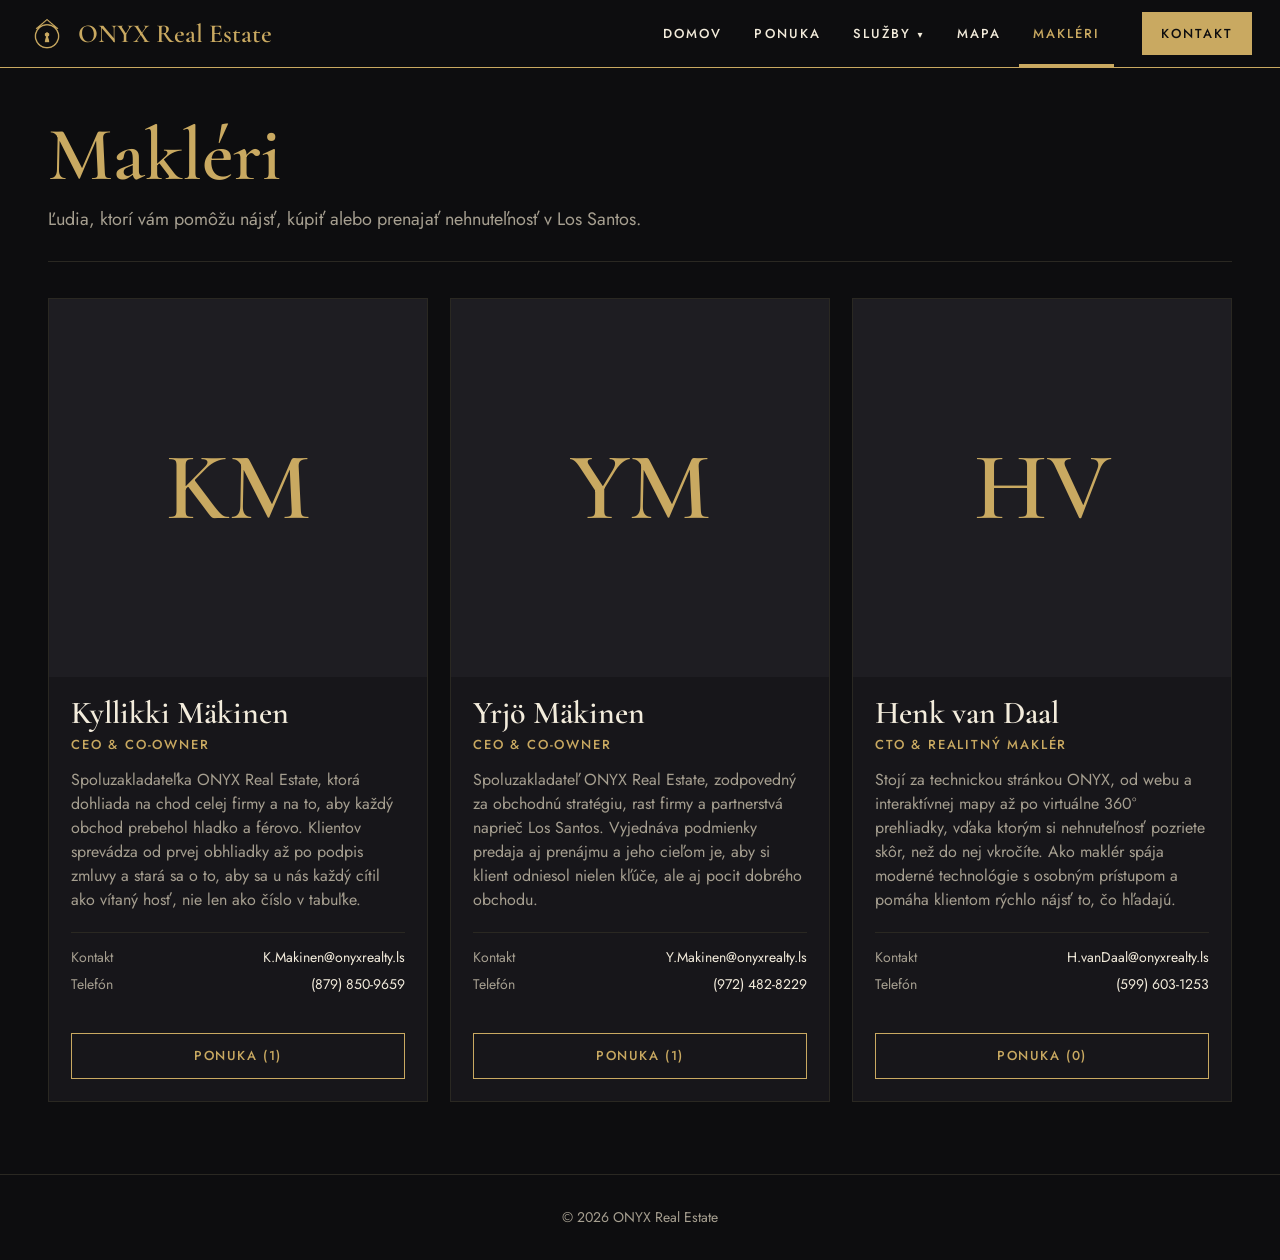
<file: makleri.html>
<!DOCTYPE html>
<html lang="sk">
<head>
<meta charset="utf-8">
<meta name="viewport" content="width=device-width, initial-scale=1">
<title>Makléri – ONYX Real Estate</title>
<link rel="icon" href="img/onyx_logo.png">
<link rel="preconnect" href="https://fonts.googleapis.com">
<link href="https://fonts.googleapis.com/css2?family=Cormorant+Garamond:wght@500;600;700&family=Jost:wght@400;500&display=swap" rel="stylesheet">
<link rel="stylesheet" href="web.css">
<style>
  .page-top{padding:48px 0 28px;border-bottom:1px solid var(--line)}
  .page-top h1{font-size:clamp(48px,6vw,76px);color:var(--pin);margin:0 0 10px}
  .agents{display:grid;grid-template-columns:repeat(auto-fill,minmax(280px,1fr));gap:22px;padding:36px 0 72px}
  .agent{background:var(--panel-2);border:1px solid var(--line);display:flex;flex-direction:column}
  .agent-photo{aspect-ratio:1/1;background:#1e1d22 center/cover no-repeat;display:grid;place-items:center}
  .agent-photo .initials{font-family:var(--serif);font-size:96px;color:var(--pin);font-weight:600}
  .agent-body{padding:20px 22px 22px;display:flex;flex-direction:column;gap:6px;flex:1}
  .agent-name{font-family:var(--serif);font-size:32px;font-weight:600;line-height:1}
  .agent-role{color:var(--pin);font-size:13px;font-weight:500;letter-spacing:.14em;text-transform:uppercase}
  .agent-bio{color:var(--muted);margin:8px 0 0}
  .agent-contact{border-top:1px solid var(--line);margin-top:14px;padding-top:14px;display:grid;grid-template-columns:auto 1fr;gap:6px 14px;font-size:14px}
  .agent-contact dt{color:var(--muted)} .agent-contact dd{margin:0;text-align:right}
  .agent-actions{display:flex;gap:8px;margin-top:auto;padding-top:18px}
  .agent-actions{flex-wrap:wrap}
  .agent-actions .btn{flex:1 1 auto;padding:12px 10px;letter-spacing:.12em}
</style>
</head>
<body class="page">
<header id="site-header"></header>
<script src="nastavenia.js"></script>

<main class="wrap">
  <div class="page-top">
    <h1>Makléri</h1>
    <p class="lead">Ľudia, ktorí vám pomôžu nájsť, kúpiť alebo prenajať nehnuteľnosť v Los Santos.</p>
  </div>
  <div class="agents" id="agents"><p class="empty">Načítavam…</p></div>
</main>

<div class="modal success" id="deals" hidden role="dialog" aria-modal="true" aria-labelledby="deals-title">
  <div class="modal-box">
    <div class="modal-head">
      <div><h2 id="deals-title"></h2><p id="deals-sub"></p></div>
      <button class="modal-x" type="button" data-close aria-label="Zavrieť">✕</button>
    </div>
    <div class="grid" id="deals-grid"></div>
  </div>
</div>

<footer id="site-footer"></footer>
<script src="web.js"></script>
<script>
  const initials = n => String(n).split(/\s+/).filter(Boolean).slice(0, 2).map(w => w[0].toUpperCase()).join('');

  let agentsAll = [], housesAll = [], lastBtn = null;
  const dealsOf = a => housesAll.filter(h => h.agent === a.id && isClosed(h));

  // Okno s predanými a prenajatými nehnuteľnosťami makléra
  function openDeals(id, btn) {
    const a = agentsAll.find(x => x.id === id); if (!a) return;
    const list = dealsOf(a);
    const sold = list.filter(h => statusesOf(h).includes('predane')).length, rented = list.length - sold;
    $('#deals-title').textContent = 'Úspešné obchody – ' + a.name;
    $('#deals-sub').textContent = [sold && `Predané: ${sold}`, rented && `Prenajaté: ${rented}`].filter(Boolean).join(' · ');
    $('#deals-grid').innerHTML = list.map(cardHtml).join('');
    lastBtn = btn; $('#deals').hidden = false; document.body.style.overflow = 'hidden';
    $('#deals .modal-x').focus();
  }
  function closeDeals() {
    $('#deals').hidden = true; document.body.style.overflow = '';
    if (lastBtn) lastBtn.focus();
  }
  $('#deals').addEventListener('click', e => { if (e.target.id === 'deals' || e.target.closest('[data-close]')) closeDeals(); });
  document.addEventListener('keydown', e => { if (e.key === 'Escape' && !$('#deals').hidden) closeDeals(); });
  $('#agents').addEventListener('click', e => { const b = e.target.closest('[data-deals]'); if (b) openDeals(b.dataset.deals, b); });

  Promise.all([loadJSON('makleri.json', []), loadJSON('data.json', [])]).then(([agents, houses]) => {
    agentsAll = Array.isArray(agents) ? agents : []; housesAll = Array.isArray(houses) ? houses : [];
    if (!Array.isArray(agents) || !agents.length) {
      $('#agents').innerHTML = '<p class="empty">Zoznam maklérov pripravujeme.</p>';
      return;
    }
    $('#agents').innerHTML = agents.map(a => {
      const count = houses.filter(h => h.agent === a.id && !isClosed(h)).length;
      const deals = dealsOf(a).length;
      const rows = [['Kontakt', a.discord], ['Telefón', a.phone]].filter(([, v]) => v);
      return `<article class="agent">
        <div class="agent-photo"${a.photo ? ` style="background-image:url('${esc(a.photo)}')"` : ''}>
          ${a.photo ? '' : `<span class="initials">${esc(initials(a.name))}</span>`}
        </div>
        <div class="agent-body">
          <div class="agent-name">${esc(a.name)}</div>
          ${a.role ? `<div class="agent-role">${esc(a.role)}</div>` : ''}
          ${a.bio ? `<p class="agent-bio">${esc(a.bio)}</p>` : ''}
          ${rows.length ? `<dl class="agent-contact">${rows.map(([k, v]) => `<dt>${k}</dt><dd>${esc(v)}</dd>`).join('')}</dl>` : ''}
          <div class="agent-actions">
            <a class="btn btn-line" href="ponuka.html?makler=${encodeURIComponent(a.id)}">Ponuka (${count})</a>
            ${deals ? `<button class="btn btn-gold" type="button" data-deals="${esc(a.id)}">Úspešné obchody (${deals})</button>` : ''}
          </div>
        </div>
      </article>`;
    }).join('');
  });
</script>
</body>
</html>
</file>
<file: web.css>
/* Spoločný vzhľad webu (horná lišta + stránky Domov, Ponuka, Makléri) */
:root{
  --sea:#12406b; --panel:#0d0d0f; --panel-2:#17161a; --line:#2a2822;
  --text:#f3ecdc; --muted:#a69f90; --pin:#c9a961;
  --serif:'Cormorant Garamond',Georgia,serif; --sans:'Jost',system-ui,sans-serif;
}

/* ===== Horná lišta ===== */
.site-header{position:relative;z-index:1000;display:flex;align-items:center;gap:28px;padding:0 28px;height:68px;flex:none;
  background:var(--panel);border-bottom:1px solid var(--pin);font-family:var(--sans)}
.site-header .brand{display:flex;align-items:center;gap:12px;text-decoration:none;color:var(--pin);flex:none}
.site-header .brand img{height:38px;width:auto;display:block}
.site-header .brand span{font-family:var(--serif);font-size:26px;font-weight:600;line-height:1;white-space:nowrap}
.site-nav{display:flex;gap:4px;margin-left:auto;overflow-x:auto;scrollbar-width:none}
.site-nav::-webkit-scrollbar{display:none}
.site-nav a{color:var(--text);text-decoration:none;font-size:13px;font-weight:500;letter-spacing:.16em;text-transform:uppercase;
  padding:24px 14px 21px;border-bottom:3px solid transparent;white-space:nowrap;transition:color .15s,border-color .15s}
.site-nav a:hover{color:var(--pin)}
.site-nav a[aria-current="page"]{color:var(--pin);border-bottom-color:var(--pin)}
.hdr-cta{flex:none;color:var(--panel);background:var(--pin);text-decoration:none;font-size:13px;font-weight:500;letter-spacing:.16em;
  text-transform:uppercase;padding:11px 18px;border:1px solid var(--pin);transition:background .15s,color .15s}
.hdr-cta:hover,.hdr-cta[aria-current="page"]{background:transparent;color:var(--pin)}
.site-header a:focus-visible{outline:2px solid var(--pin);outline-offset:2px}
/* Rozbaľovacie menu „Služby“ */
.nav-dd{position:relative;display:flex}
.nav-dd .dd-arrow{display:inline-block;margin-left:6px;font-size:10px;transition:transform .2s}
.nav-dd-menu{position:absolute;top:100%;left:0;min-width:270px;background:var(--panel);border:1px solid var(--line);border-top:2px solid var(--pin);
  padding:6px 0;box-shadow:0 18px 40px rgba(0,0,0,.45);opacity:0;visibility:hidden;transform:translateY(8px);
  transition:opacity .18s,transform .18s,visibility .18s;z-index:60}
.site-nav .nav-dd-menu a{display:block;padding:12px 20px;border:0;letter-spacing:.08em;font-size:12px}
.site-nav .nav-dd-menu a:hover{background:var(--panel-2);color:var(--pin)}
.nav-dd:hover .nav-dd-menu,.nav-dd:focus-within .nav-dd-menu{opacity:1;visibility:visible;transform:none}
.nav-dd:hover .dd-arrow,.nav-dd:focus-within .dd-arrow{transform:rotate(180deg)}
@media (min-width:761px){.site-nav{overflow:visible}}
@media (max-width:760px){
  .site-header{flex-wrap:wrap;height:auto;gap:0 12px;padding:10px 16px 0}
  .site-header .brand span{font-size:22px}
  .hdr-cta{margin-left:auto;padding:8px 12px;font-size:12px}
  .site-nav{order:3;width:100%;margin:6px -16px 0;padding:0 8px}
  .site-nav a{padding:12px 10px 10px;font-size:12px;letter-spacing:.12em}
  .nav-dd-menu,.nav-dd .dd-arrow{display:none}
}

/* ===== Obsahové stránky ===== */
body.page{margin:0;background:var(--panel);color:var(--text);font-family:var(--sans);line-height:1.5}
.page *{box-sizing:border-box}
.wrap{max-width:1240px;margin:0 auto;padding:0 28px}
@media (max-width:760px){.wrap{padding:0 16px}}
.page h1,.page h2,.page h3{font-family:var(--serif);font-weight:600;line-height:1.05;margin:0}
.eyebrow{color:var(--pin);font-size:13px;font-weight:500;letter-spacing:.2em;text-transform:uppercase;margin:0 0 14px}
.lead{color:var(--muted);font-size:18px;max-width:60ch;margin:0}
.section{padding:72px 0}
.section-head{display:flex;justify-content:space-between;align-items:flex-end;gap:16px;flex-wrap:wrap;margin:0 0 28px}
.section-head h2{font-size:clamp(34px,4.5vw,52px)}
.link-more{color:var(--pin);text-decoration:none;font-size:13px;font-weight:500;letter-spacing:.16em;text-transform:uppercase}
.link-more:hover{text-decoration:underline}

.btn{display:inline-flex;align-items:center;justify-content:center;gap:10px;padding:15px 24px;font:inherit;font-size:13px;
  font-weight:500;letter-spacing:.16em;text-transform:uppercase;text-decoration:none;cursor:pointer;border:1px solid var(--pin);
  transition:background .15s,color .15s}
.btn-gold{background:var(--pin);color:var(--panel)}
.btn-gold:hover{background:transparent;color:var(--pin)}
.btn-line{background:transparent;color:var(--pin)}
.btn-line:hover{background:var(--pin);color:var(--panel)}
.btn:focus-visible,.card:focus-visible,.chip:focus-visible{outline:2px solid var(--pin);outline-offset:2px}

/* Štítky */
.badge{display:inline-block;padding:2px 8px;font-size:11px;font-weight:500;letter-spacing:.12em;text-transform:uppercase;
  color:#fff;background:var(--b,#555);line-height:1.6}

/* Karta nehnuteľnosti */
.grid{display:grid;grid-template-columns:repeat(auto-fill,minmax(270px,1fr));gap:22px}
.card{display:flex;flex-direction:column;background:var(--panel-2);border:1px solid var(--line);color:var(--text);
  text-decoration:none;transition:border-color .15s,transform .15s}
.card:hover{border-color:var(--pin);transform:translateY(-3px)}
.card-img{position:relative;aspect-ratio:4/3;background:#1e1d22 center/cover no-repeat;display:grid;place-items:center;color:var(--muted);font-size:14px}
.card-badges{position:absolute;top:12px;left:12px;display:flex;flex-wrap:wrap;gap:6px}
.card-360{position:absolute;right:12px;bottom:12px;background:rgba(13,13,15,.8);color:var(--pin);border:1px solid var(--pin);
  font-size:11px;font-weight:500;letter-spacing:.12em;padding:3px 8px}
.card-body{padding:18px 20px 20px;display:flex;flex-direction:column;gap:6px;flex:1}
.card-title{font-family:var(--serif);font-size:28px;font-weight:600;line-height:1.05}
.card-street{color:var(--muted);opacity:.75;font-size:14px;letter-spacing:.06em;margin-top:-2px}
.card-loc{color:var(--muted);font-size:14px}
.card-price{color:var(--pin);font-size:20px;font-weight:500;margin-top:auto;padding-top:10px}
.card-feats{display:flex;flex-wrap:wrap;gap:6px 14px;color:var(--muted);font-size:13px;border-top:1px solid var(--line);padding-top:12px;margin-top:6px}
.card.is-sold .card-img{filter:grayscale(.85) brightness(.7)}
.card.is-sold .card-price{color:var(--muted);text-decoration:line-through}
.card-rent{display:block;color:var(--muted);font-size:14px;font-weight:400;margin-top:2px}   /* „alebo prenájom …“ */

/* Posuvný riadok kariet (úspešné obchody) */
.carousel{position:relative}
.car-track{display:grid;grid-auto-flow:column;grid-auto-columns:calc((100% - 3 * 22px) / 4);gap:22px;overflow-x:auto;
  scroll-snap-type:x mandatory;scroll-behavior:smooth;scrollbar-width:none;padding:4px 0 6px}
.car-track::-webkit-scrollbar{display:none}
.car-track > *{scroll-snap-align:start}
.car-track:focus-visible{outline:2px solid var(--pin);outline-offset:4px}
.car-btn{position:absolute;top:calc(50% - 26px);z-index:5;width:48px;height:48px;display:grid;place-items:center;
  background:var(--panel);color:var(--pin);border:1px solid var(--pin);font:400 30px/1 var(--sans);cursor:pointer;
  box-shadow:0 4px 14px rgba(0,0,0,.5);transition:background .15s,color .15s,opacity .15s}
.car-btn:hover{background:var(--pin);color:var(--panel)}
.car-btn:disabled{opacity:0;pointer-events:none}
.car-prev{left:-22px} .car-next{right:-22px}
.carousel.no-scroll .car-btn{display:none}
@media (max-width:1100px){.car-track{grid-auto-columns:calc((100% - 2 * 22px) / 3)}}
@media (max-width:800px){.car-track{grid-auto-columns:calc((100% - 22px) / 2)}.car-prev{left:-8px}.car-next{right:-8px}}
@media (max-width:520px){.car-track{grid-auto-columns:82%}}
/* Úspešné obchody: karta nie je sivá ani preškrtnutá, len so štítkom */
.success .card.is-sold .card-img{filter:saturate(.75) brightness(.85)}
.success .card.is-sold .card-price{color:var(--pin);text-decoration:none}

/* Okno s úspešnými obchodmi makléra */
.modal{position:fixed;inset:0;z-index:3000;background:rgba(6,6,8,.88);display:flex;align-items:flex-start;justify-content:center;
  padding:5vh 16px;overflow-y:auto}
.modal[hidden]{display:none}
.modal-box{width:min(1100px,100%);background:var(--panel);border:1px solid var(--pin);padding:28px}
.modal-head{display:flex;justify-content:space-between;align-items:flex-start;gap:16px;margin:0 0 22px}
.modal-head h2{font-size:clamp(30px,4vw,44px);color:var(--pin)}
.modal-head p{color:var(--muted);margin:6px 0 0}
.modal-x{flex:none;width:44px;height:44px;background:none;border:1px solid var(--pin);color:var(--pin);font-size:20px;cursor:pointer}
.modal-x:hover{background:var(--pin);color:var(--panel)}
.modal-x:focus-visible{outline:2px solid var(--pin);outline-offset:2px}

/* Formulár „Mám záujem“ */
/* OOC poznámka ako „spoiler“ (ako na Discorde): tmavý pásik, text sa ukáže po prejdení myšou / kliknutí */
.ooc{margin:10px 0 0;font-size:14px;color:var(--muted)}
.spoiler{display:inline;padding:2px 6px;border-radius:4px;background:#2b2a30;color:transparent;cursor:pointer;
  transition:background .15s,color .15s;-webkit-box-decoration-break:clone;box-decoration-break:clone;user-select:none}
.spoiler:hover,.spoiler:focus,.spoiler.open{background:rgba(201,169,97,.14);color:var(--text);outline:none;user-select:text}
.inq-box{width:min(720px,100%)}
.inq-grid{display:grid;grid-template-columns:1fr 1fr;gap:16px}
.inq-field{min-width:0}
.inq-field[hidden]{display:none}
.inq-field.wide{grid-column:1 / -1}
.inq-field label{display:block;font-size:12px;letter-spacing:.12em;text-transform:uppercase;color:var(--muted);margin:0 0 6px}
.inq-field input,.inq-field select,.inq-field textarea{width:100%;font:inherit;font-size:15px;color:var(--text);background:var(--panel-2);
  border:1px solid var(--line);padding:11px 12px;border-radius:0}
.inq-when{display:grid;grid-template-columns:1fr 140px;gap:8px}
.inq-field input[type=date],.inq-field select{color-scheme:dark;cursor:pointer}
.inq-field select:disabled{opacity:.55;cursor:not-allowed}
.inq-field textarea{resize:vertical;min-height:96px;line-height:1.55}
.inq-field input:focus,.inq-field select:focus,.inq-field textarea:focus{outline:2px solid var(--pin);outline-offset:0;border-color:var(--pin)}
.inq-err{margin:16px 0 0;padding:10px 14px;border:1px solid #e07b6a;color:#f2b3a8;background:rgba(224,123,106,.08)}
.inq-err a{color:var(--pin)}
.inq-foot{display:flex;justify-content:space-between;align-items:center;gap:16px;flex-wrap:wrap;margin-top:22px;padding-top:18px;border-top:1px solid var(--line)}
.inq-user{color:var(--muted);font-size:14px;margin:0;display:flex;align-items:center;gap:8px;flex-wrap:wrap;flex:1 1 260px}
.inq-user img{width:24px;height:24px;border-radius:50%}
.inq-user b{color:var(--text);font-weight:500}
.inq-done{text-align:center;padding:12px 0 8px}
.inq-done h3{font-size:34px;margin:6px 0 8px}
.inq-done p{color:var(--muted);margin:0 0 22px}
.inq-check{width:64px;height:64px;margin:0 auto;border:1px solid var(--pin);color:var(--pin);display:grid;place-items:center;font-size:30px;border-radius:50%}
.linkbtn{font:inherit;background:none;border:0;padding:0;color:var(--pin);cursor:pointer;text-decoration:underline}
.btn:disabled{opacity:.6;cursor:progress}
@media (max-width:600px){.inq-grid{grid-template-columns:1fr}.modal-box{padding:20px}.inq-foot .btn{width:100%}}

/* Pätička */
.site-footer{border-top:1px solid var(--line);padding:32px 0;color:var(--muted);font-size:14px}
.site-footer .wrap{display:flex;justify-content:center;text-align:center;gap:16px;flex-wrap:wrap}
.site-footer a{color:var(--pin);text-decoration:none}
.empty{color:var(--muted);padding:24px 0}
</file>
